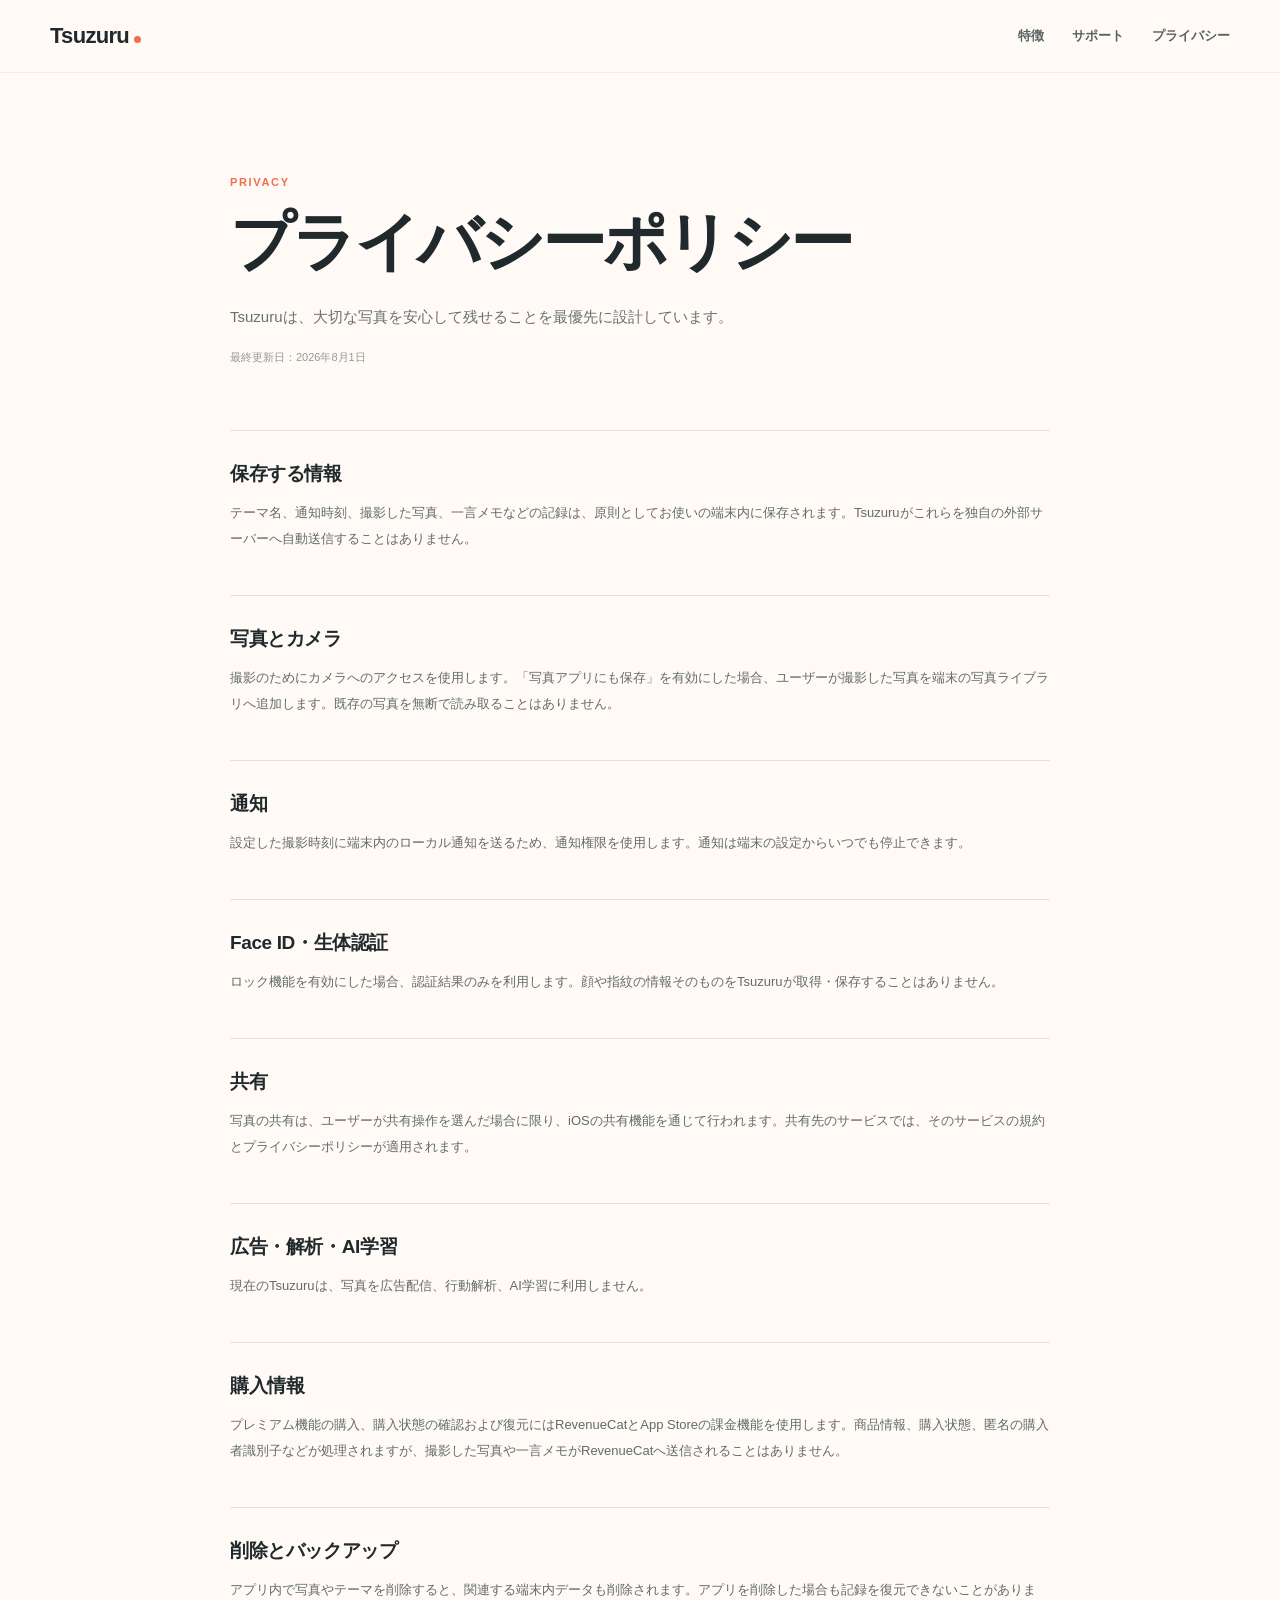
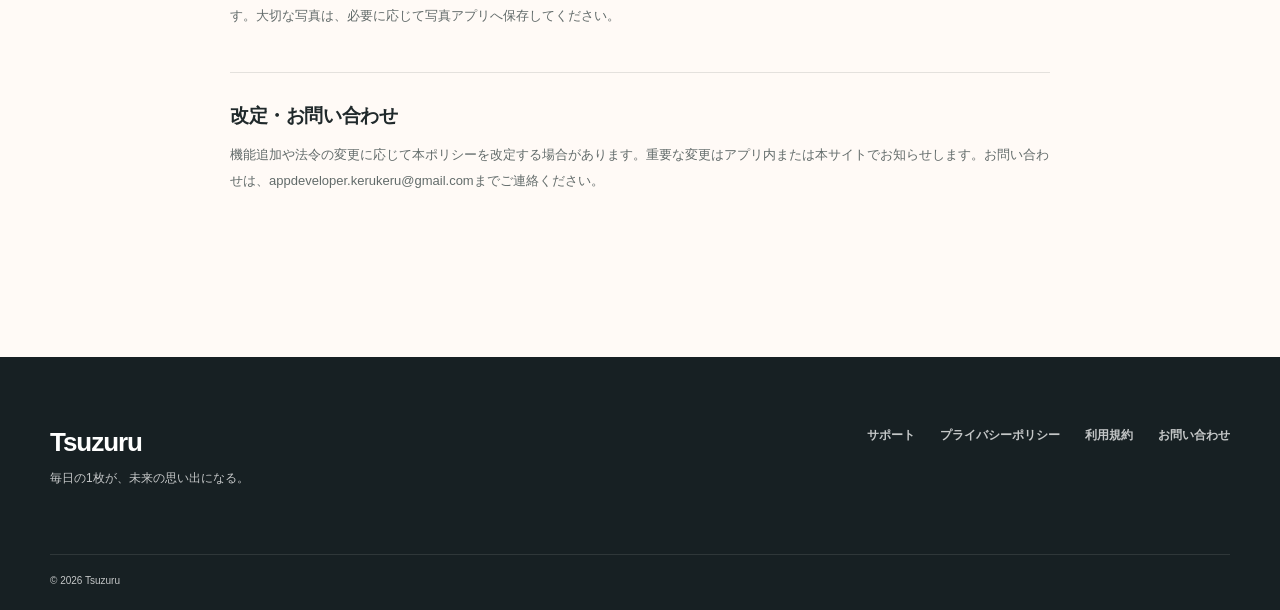
<file: privacy/index.html>
<!doctype html><html lang="ja"><head><meta charset="utf-8"><meta name="viewport" content="width=device-width, initial-scale=1"><title>プライバシーポリシー | Tsuzuru - 写真でつづる日常 -</title><meta name="description" content="Tsuzuruのプライバシーポリシーです。"><link rel="icon" href="../images/app-icon-real.png"><link rel="stylesheet" href="../styles.css"></head><body>
<header class="site-header"><div class="shell header-inner"><a href="../" class="header-brand"><span>Tsuzuru</span><i></i></a><nav class="site-nav"><a href="../#features">特徴</a><a href="../support/">サポート</a><a href="./">プライバシー</a></nav></div></header>
<main class="document-main"><article class="document-shell"><p class="document-kicker">PRIVACY</p><h1 class="document-title">プライバシーポリシー</h1><p class="document-lead">Tsuzuruは、大切な写真を安心して残せることを最優先に設計しています。</p><p class="updated">最終更新日：2026年8月1日</p><div class="document-sections">
<section class="document-section"><h2>保存する情報</h2><p>テーマ名、通知時刻、撮影した写真、一言メモなどの記録は、原則としてお使いの端末内に保存されます。Tsuzuruがこれらを独自の外部サーバーへ自動送信することはありません。</p></section>
<section class="document-section"><h2>写真とカメラ</h2><p>撮影のためにカメラへのアクセスを使用します。「写真アプリにも保存」を有効にした場合、ユーザーが撮影した写真を端末の写真ライブラリへ追加します。既存の写真を無断で読み取ることはありません。</p></section>
<section class="document-section"><h2>通知</h2><p>設定した撮影時刻に端末内のローカル通知を送るため、通知権限を使用します。通知は端末の設定からいつでも停止できます。</p></section>
<section class="document-section"><h2>Face ID・生体認証</h2><p>ロック機能を有効にした場合、認証結果のみを利用します。顔や指紋の情報そのものをTsuzuruが取得・保存することはありません。</p></section>
<section class="document-section"><h2>共有</h2><p>写真の共有は、ユーザーが共有操作を選んだ場合に限り、iOSの共有機能を通じて行われます。共有先のサービスでは、そのサービスの規約とプライバシーポリシーが適用されます。</p></section>
<section class="document-section"><h2>広告・解析・AI学習</h2><p>現在のTsuzuruは、写真を広告配信、行動解析、AI学習に利用しません。</p></section>
<section class="document-section"><h2>購入情報</h2><p>プレミアム機能の購入、購入状態の確認および復元にはRevenueCatとApp Storeの課金機能を使用します。商品情報、購入状態、匿名の購入者識別子などが処理されますが、撮影した写真や一言メモがRevenueCatへ送信されることはありません。</p></section>
<section class="document-section"><h2>削除とバックアップ</h2><p>アプリ内で写真やテーマを削除すると、関連する端末内データも削除されます。アプリを削除した場合も記録を復元できないことがあります。大切な写真は、必要に応じて写真アプリへ保存してください。</p></section>
<section class="document-section"><h2>改定・お問い合わせ</h2><p>機能追加や法令の変更に応じて本ポリシーを改定する場合があります。重要な変更はアプリ内または本サイトでお知らせします。お問い合わせは、<a href="mailto:appdeveloper.kerukeru@gmail.com">appdeveloper.kerukeru@gmail.com</a>までご連絡ください。</p></section>
</div></article></main><footer class="site-footer"><div class="shell footer-grid"><div><div class="footer-brand">Tsuzuru</div><p>毎日の1枚が、未来の思い出になる。</p></div><div class="footer-links"><a href="../support/">サポート</a><a href="./">プライバシーポリシー</a><a href="../terms/">利用規約</a><a href="mailto:appdeveloper.kerukeru@gmail.com">お問い合わせ</a></div></div><div class="shell copyright">© 2026 Tsuzuru</div></footer></body></html>
</file>
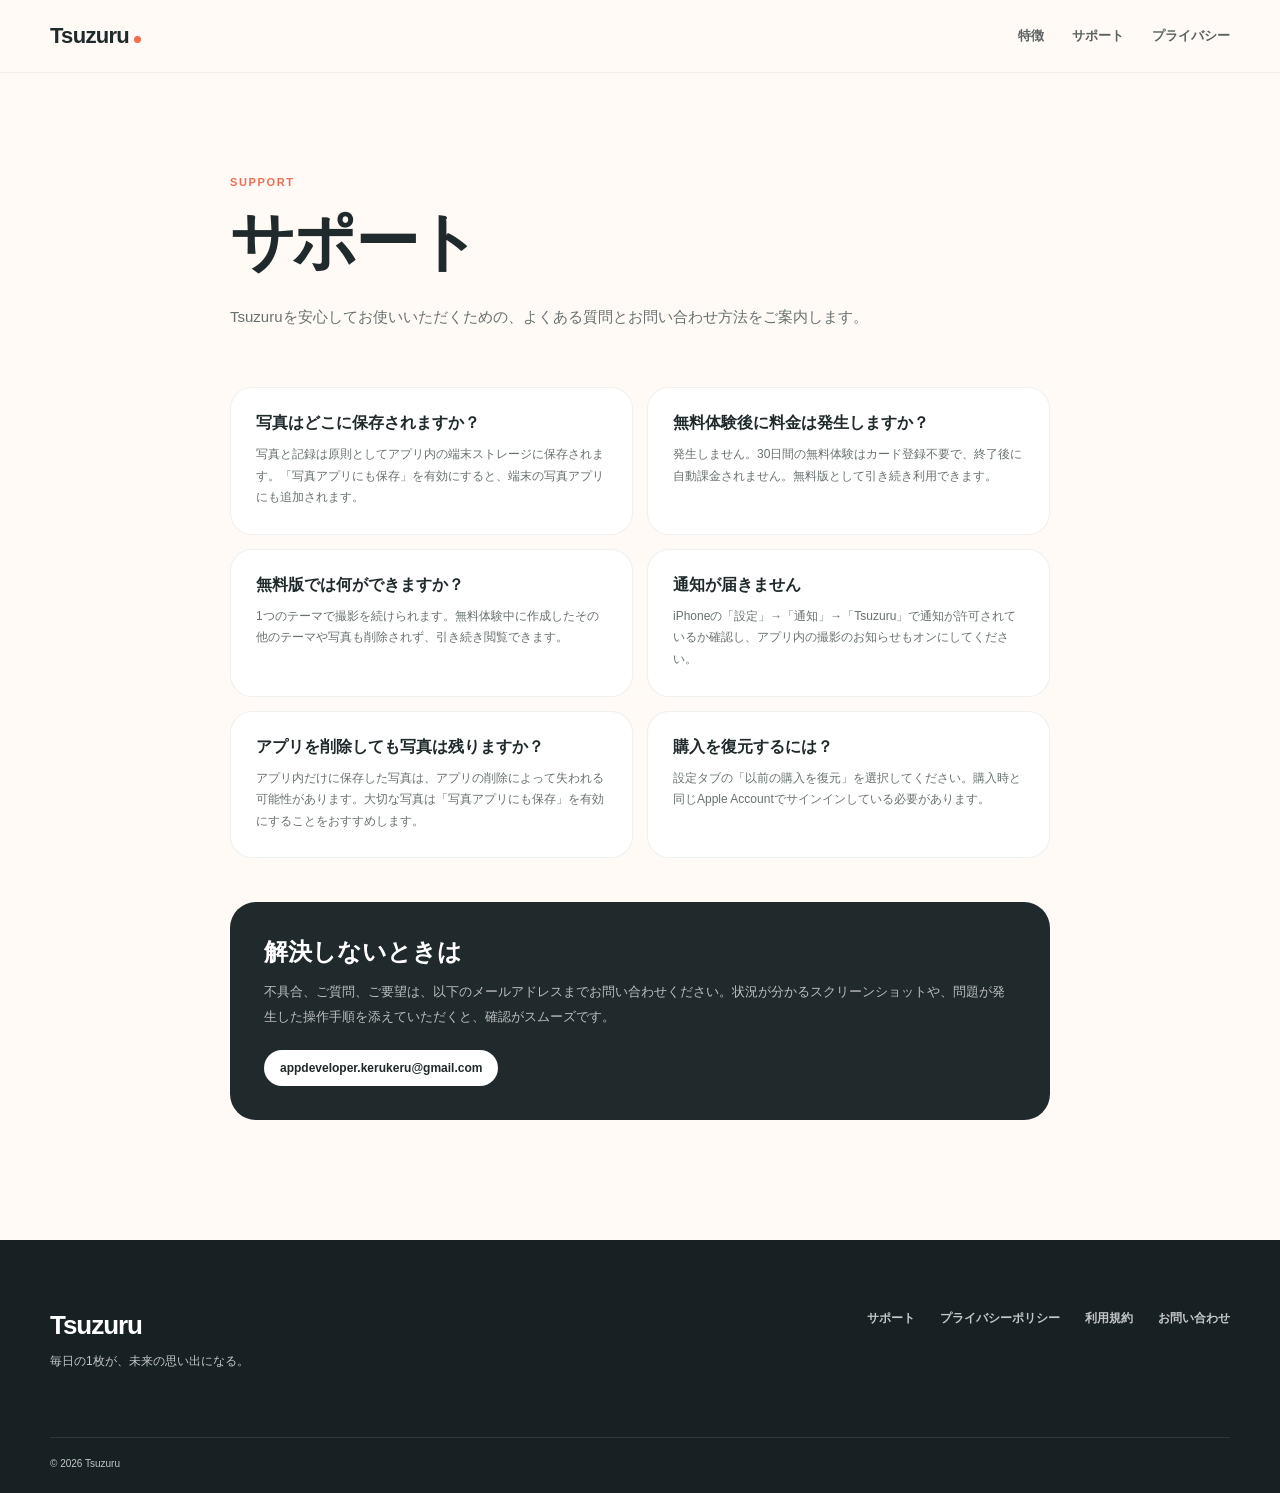
<file: support/index.html>
<!doctype html><html lang="ja"><head><meta charset="utf-8"><meta name="viewport" content="width=device-width, initial-scale=1"><title>サポート | Tsuzuru - 写真でつづる日常 -</title><meta name="description" content="Tsuzuruの使い方、よくある質問、お問い合わせ方法をご案内します。"><link rel="icon" href="../images/app-icon-real.png"><link rel="stylesheet" href="../styles.css"></head><body>
<header class="site-header"><div class="shell header-inner"><a href="../" class="header-brand"><span>Tsuzuru</span><i></i></a><nav class="site-nav"><a href="../#features">特徴</a><a href="./">サポート</a><a href="../privacy/">プライバシー</a></nav></div></header>
<main class="document-main"><div class="document-shell"><p class="document-kicker">SUPPORT</p><h1 class="document-title">サポート</h1><p class="document-lead">Tsuzuruを安心してお使いいただくための、よくある質問とお問い合わせ方法をご案内します。</p>
<div class="support-grid">
<article class="support-card"><h2>写真はどこに保存されますか？</h2><p>写真と記録は原則としてアプリ内の端末ストレージに保存されます。「写真アプリにも保存」を有効にすると、端末の写真アプリにも追加されます。</p></article>
<article class="support-card"><h2>無料体験後に料金は発生しますか？</h2><p>発生しません。30日間の無料体験はカード登録不要で、終了後に自動課金されません。無料版として引き続き利用できます。</p></article>
<article class="support-card"><h2>無料版では何ができますか？</h2><p>1つのテーマで撮影を続けられます。無料体験中に作成したその他のテーマや写真も削除されず、引き続き閲覧できます。</p></article>
<article class="support-card"><h2>通知が届きません</h2><p>iPhoneの「設定」→「通知」→「Tsuzuru」で通知が許可されているか確認し、アプリ内の撮影のお知らせもオンにしてください。</p></article>
<article class="support-card"><h2>アプリを削除しても写真は残りますか？</h2><p>アプリ内だけに保存した写真は、アプリの削除によって失われる可能性があります。大切な写真は「写真アプリにも保存」を有効にすることをおすすめします。</p></article>
<article class="support-card"><h2>購入を復元するには？</h2><p>設定タブの「以前の購入を復元」を選択してください。購入時と同じApple Accountでサインインしている必要があります。</p></article>
</div><section class="contact-card"><h2>解決しないときは</h2><p>不具合、ご質問、ご要望は、以下のメールアドレスまでお問い合わせください。状況が分かるスクリーンショットや、問題が発生した操作手順を添えていただくと、確認がスムーズです。</p><a class="contact-route" href="mailto:appdeveloper.kerukeru@gmail.com">appdeveloper.kerukeru@gmail.com</a></section></div></main>
<footer class="site-footer"><div class="shell footer-grid"><div><div class="footer-brand">Tsuzuru</div><p>毎日の1枚が、未来の思い出になる。</p></div><div class="footer-links"><a href="./">サポート</a><a href="../privacy/">プライバシーポリシー</a><a href="../terms/">利用規約</a><a href="mailto:appdeveloper.kerukeru@gmail.com">お問い合わせ</a></div></div><div class="shell copyright">© 2026 Tsuzuru</div></footer></body></html>
</file>
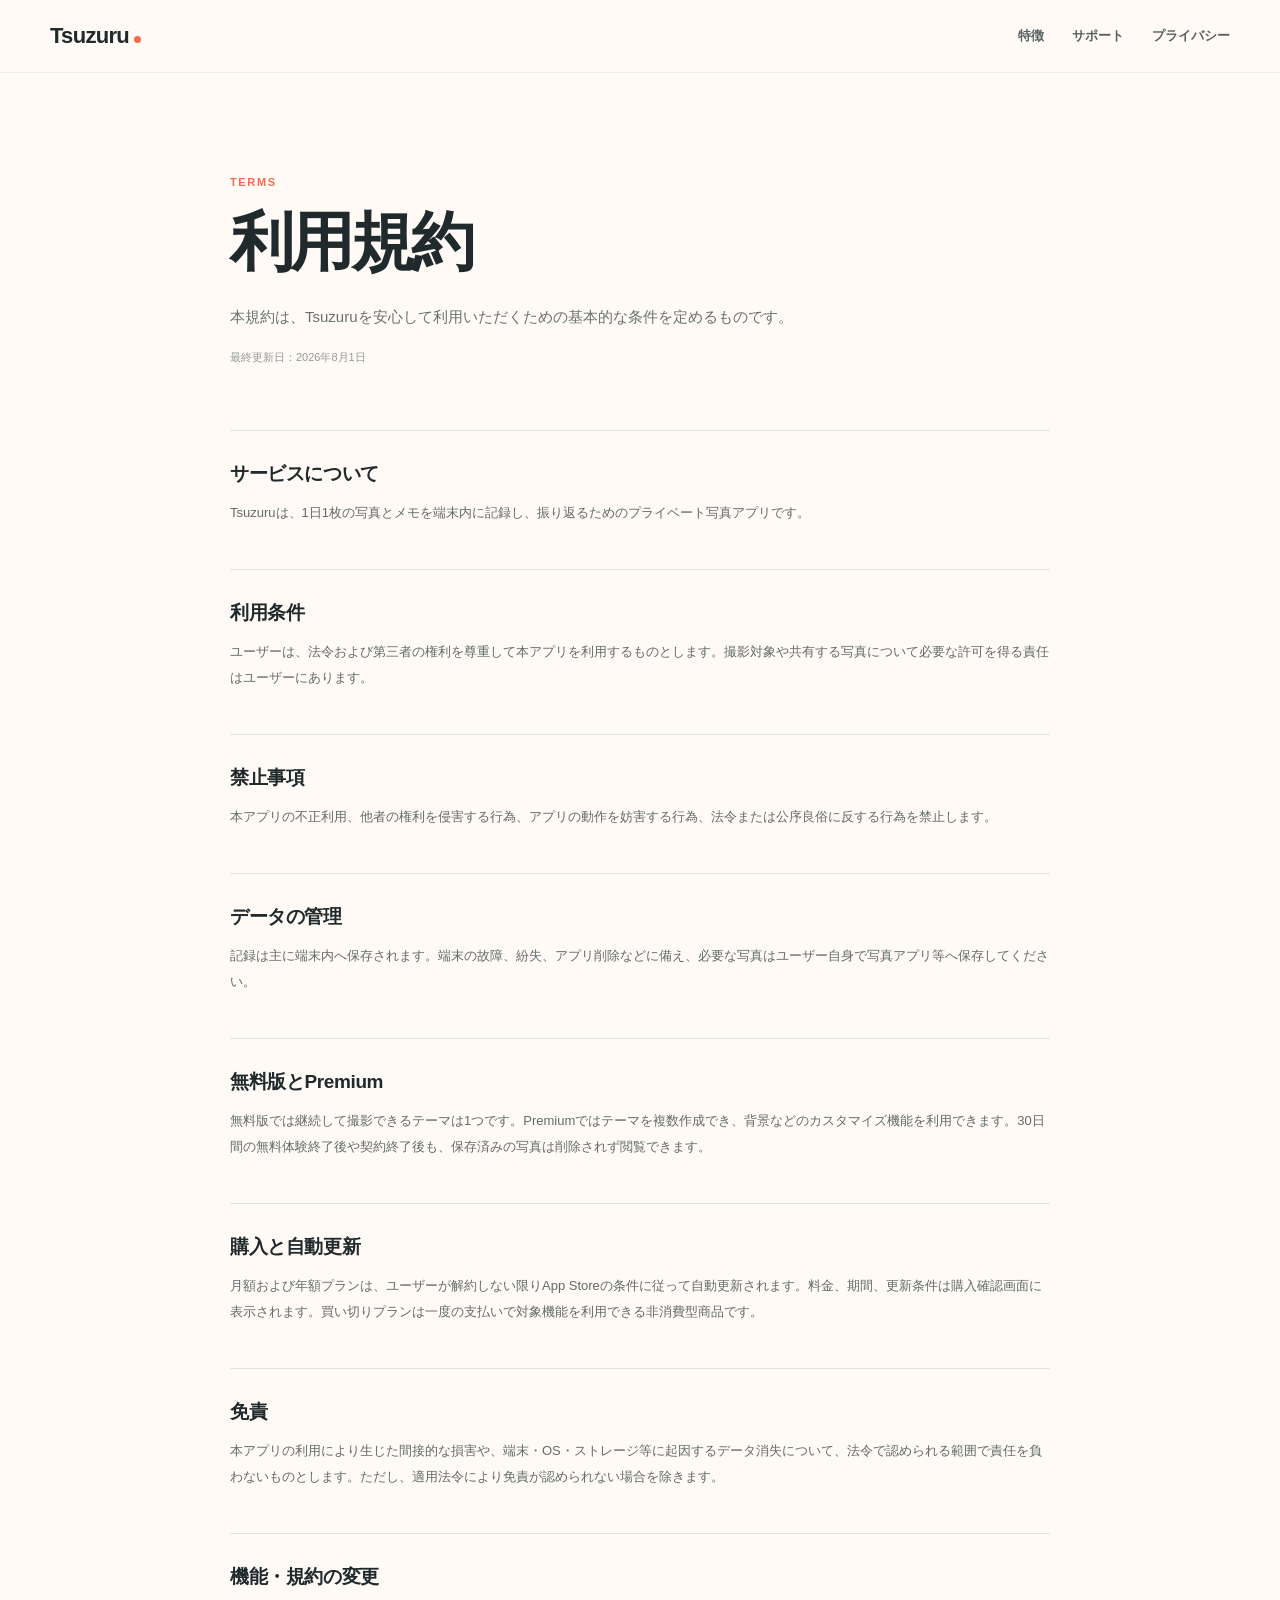
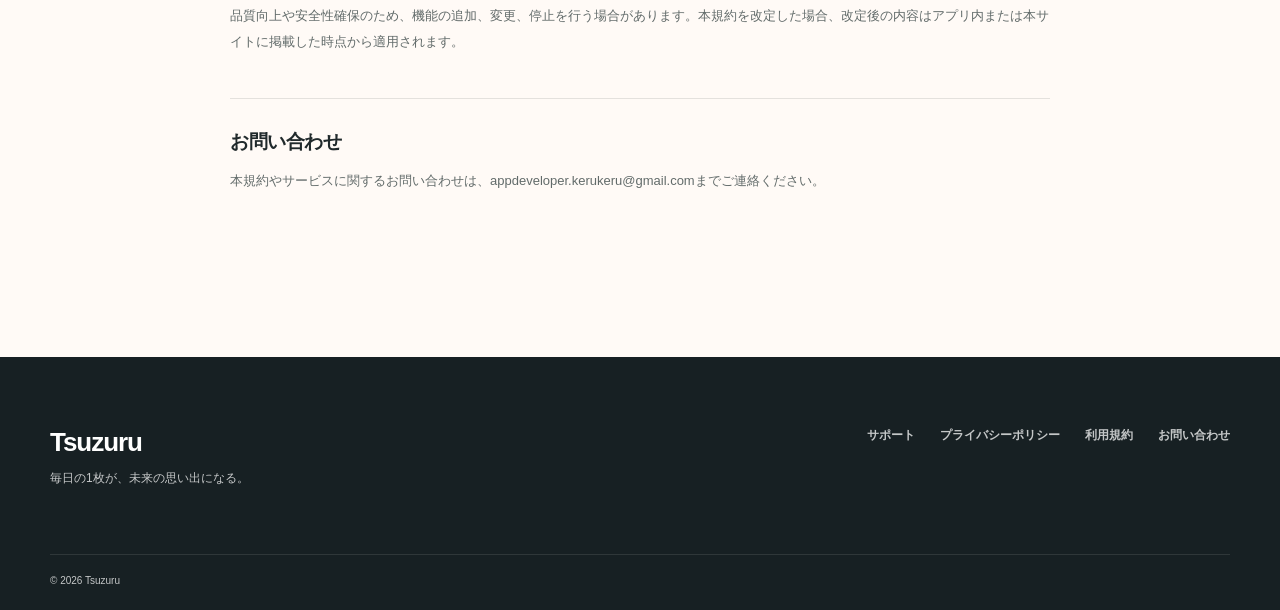
<file: terms/index.html>
<!doctype html><html lang="ja"><head><meta charset="utf-8"><meta name="viewport" content="width=device-width, initial-scale=1"><title>利用規約 | Tsuzuru - 写真でつづる日常 -</title><meta name="description" content="Tsuzuruの利用規約です。"><link rel="icon" href="../images/app-icon-real.png"><link rel="stylesheet" href="../styles.css"></head><body>
<header class="site-header"><div class="shell header-inner"><a href="../" class="header-brand"><span>Tsuzuru</span><i></i></a><nav class="site-nav"><a href="../#features">特徴</a><a href="../support/">サポート</a><a href="../privacy/">プライバシー</a></nav></div></header>
<main class="document-main"><article class="document-shell"><p class="document-kicker">TERMS</p><h1 class="document-title">利用規約</h1><p class="document-lead">本規約は、Tsuzuruを安心して利用いただくための基本的な条件を定めるものです。</p><p class="updated">最終更新日：2026年8月1日</p><div class="document-sections">
<section class="document-section"><h2>サービスについて</h2><p>Tsuzuruは、1日1枚の写真とメモを端末内に記録し、振り返るためのプライベート写真アプリです。</p></section>
<section class="document-section"><h2>利用条件</h2><p>ユーザーは、法令および第三者の権利を尊重して本アプリを利用するものとします。撮影対象や共有する写真について必要な許可を得る責任はユーザーにあります。</p></section>
<section class="document-section"><h2>禁止事項</h2><p>本アプリの不正利用、他者の権利を侵害する行為、アプリの動作を妨害する行為、法令または公序良俗に反する行為を禁止します。</p></section>
<section class="document-section"><h2>データの管理</h2><p>記録は主に端末内へ保存されます。端末の故障、紛失、アプリ削除などに備え、必要な写真はユーザー自身で写真アプリ等へ保存してください。</p></section>
<section class="document-section"><h2>無料版とPremium</h2><p>無料版では継続して撮影できるテーマは1つです。Premiumではテーマを複数作成でき、背景などのカスタマイズ機能を利用できます。30日間の無料体験終了後や契約終了後も、保存済みの写真は削除されず閲覧できます。</p></section>
<section class="document-section"><h2>購入と自動更新</h2><p>月額および年額プランは、ユーザーが解約しない限りApp Storeの条件に従って自動更新されます。料金、期間、更新条件は購入確認画面に表示されます。買い切りプランは一度の支払いで対象機能を利用できる非消費型商品です。</p></section>
<section class="document-section"><h2>免責</h2><p>本アプリの利用により生じた間接的な損害や、端末・OS・ストレージ等に起因するデータ消失について、法令で認められる範囲で責任を負わないものとします。ただし、適用法令により免責が認められない場合を除きます。</p></section>
<section class="document-section"><h2>機能・規約の変更</h2><p>品質向上や安全性確保のため、機能の追加、変更、停止を行う場合があります。本規約を改定した場合、改定後の内容はアプリ内または本サイトに掲載した時点から適用されます。</p></section>
<section class="document-section"><h2>お問い合わせ</h2><p>本規約やサービスに関するお問い合わせは、<a href="mailto:appdeveloper.kerukeru@gmail.com">appdeveloper.kerukeru@gmail.com</a>までご連絡ください。</p></section>
</div></article></main><footer class="site-footer"><div class="shell footer-grid"><div><div class="footer-brand">Tsuzuru</div><p>毎日の1枚が、未来の思い出になる。</p></div><div class="footer-links"><a href="../support/">サポート</a><a href="../privacy/">プライバシーポリシー</a><a href="./">利用規約</a><a href="mailto:appdeveloper.kerukeru@gmail.com">お問い合わせ</a></div></div><div class="shell copyright">© 2026 Tsuzuru</div></footer></body></html>
</file>
<file: styles.css>
:root {
  --paper: #fffaf6;
  --paper-deep: #f4e8e0;
  --ink: #20292b;
  --muted: #687170;
  --coral: #f06d4f;
  --green: #4f8c73;
  --line: rgba(32, 41, 43, 0.12);
}

* { box-sizing: border-box; }
html { scroll-behavior: smooth; }
body {
  margin: 0;
  background: var(--paper);
  color: var(--ink);
  font-family: -apple-system, BlinkMacSystemFont, "Hiragino Sans", "Yu Gothic", "Noto Sans JP", sans-serif;
  -webkit-font-smoothing: antialiased;
}
a { color: inherit; text-decoration: none; }
img { display: block; max-width: 100%; }
.shell { width: min(1180px, calc(100% - 48px)); margin-inline: auto; }

.site-header {
  position: sticky;
  top: 0;
  z-index: 50;
  background: rgba(255, 250, 246, 0.88);
  backdrop-filter: blur(18px);
  border-bottom: 1px solid rgba(32, 41, 43, 0.06);
}
.header-inner { min-height: 72px; display: flex; align-items: center; justify-content: space-between; }
.header-brand { display: inline-flex; align-items: baseline; font-size: 22px; font-weight: 850; letter-spacing: -0.7px; }
.header-brand i { width: 7px; height: 7px; margin-left: 5px; border-radius: 50%; background: var(--coral); }
.site-nav { display: flex; gap: 28px; color: #596261; font-size: 13px; font-weight: 700; }
.site-nav a:hover { color: var(--coral); }

.hero { min-height: 760px; padding: 90px 0 80px; display: grid; grid-template-columns: .92fr 1.08fr; align-items: center; gap: 64px; overflow: hidden; }
.brand-lockup { display: flex; align-items: center; gap: 12px; font-size: 17px; font-weight: 800; }
.brand-icon { width: 44px; height: 44px; border-radius: 12px; box-shadow: 0 8px 22px rgba(52, 38, 33, .14); }
.eyebrow, .section-kicker { margin: 28px 0 10px; color: var(--coral); font-size: 11px; font-weight: 850; letter-spacing: .18em; }
.hero h1 { margin: 0; font-size: clamp(42px, 4.2vw, 52px); line-height: 1.24; letter-spacing: -.07em; font-weight: 850; }
.hero h1, .promise h2, .feature-heading h2, .showcase-heading h2, .trial-card h2, .document-title {
  text-wrap: balance;
  line-break: strict;
  overflow-wrap: break-word;
}
.hero-lead { margin: 25px 0 0; color: var(--muted); font-size: 16px; line-height: 2; }
.hero-actions { margin-top: 34px; display: flex; align-items: center; gap: 22px; }
.store-button { min-height: 58px; padding: 0 21px; border-radius: 16px; display: inline-flex; align-items: center; gap: 11px; color: white; background: var(--ink); box-shadow: 0 14px 35px rgba(32, 41, 43, .17); }
.store-copy { display: flex; flex-direction: column; font-size: 18px; font-weight: 760; line-height: 1.05; }
.store-copy small { font-size: 8px; font-weight: 600; letter-spacing: .04em; }
.apple-mark { font-size: 22px; }
.text-link { color: var(--ink); font-size: 13px; font-weight: 800; border-bottom: 1px solid rgba(32, 41, 43, .35); padding-bottom: 4px; }
.text-link span { color: var(--coral); padding-left: 5px; }
.release-note { margin: 10px 0 0 4px; color: #929896; font-size: 10px; }

.hero-visual { display: grid; grid-template-columns: minmax(0, 1fr) minmax(0, .78fr); align-items: center; gap: 20px; min-width: 0; }
.device-shot { position: static; width: 100%; height: auto; border-radius: 42px; border: 8px solid #1d2426; box-shadow: 0 34px 75px rgba(45, 34, 30, .24); object-fit: contain; transform: none; }

.promise { padding: 115px 0; background: var(--ink); color: white; text-align: center; }
.promise-inner { max-width: 780px; }
.promise .section-kicker { margin-top: 0; }
.promise h2, .feature-heading h2, .screens-copy h2, .trial-card h2 { margin: 0; font-size: clamp(36px, 5vw, 58px); line-height: 1.3; letter-spacing: -.055em; font-weight: 820; }
.promise p:last-child { max-width: 620px; margin: 27px auto 0; color: rgba(255, 255, 255, .66); font-size: 15px; line-height: 2.1; }

.features { padding: 120px 0; }
.feature-heading .section-kicker { margin-top: 0; }
.feature-grid { margin-top: 58px; display: grid; grid-template-columns: repeat(3, 1fr); gap: 18px; }
.feature-card { min-height: 305px; padding: 30px; border-radius: 28px; background: white; border: 1px solid rgba(32, 41, 43, .06); box-shadow: 0 18px 55px rgba(73, 52, 43, .07); }
.feature-number { color: var(--coral); font-size: 11px; font-weight: 850; letter-spacing: .12em; }
.feature-card h3 { margin: 80px 0 14px; font-size: 22px; line-height: 1.45; letter-spacing: -.035em; }
.feature-card p { margin: 0; color: var(--muted); font-size: 13px; line-height: 1.9; }

.showcase-section { padding: 120px 0; background: #f1e6df; }
.showcase-heading { max-width: 720px; margin-bottom: 48px; }
.showcase-heading .section-kicker { margin-top: 0; }
.showcase-heading h2 { margin: 0; font-size: clamp(36px, 5vw, 58px); line-height: 1.3; letter-spacing: -.055em; }
.showcase-heading p:last-child { margin: 20px 0 0; color: var(--muted); font-size: 14px; line-height: 2; }
.promo-grid { display: grid; gap: 22px; }
.promo-card { overflow: hidden; border-radius: 28px; background: white; box-shadow: 0 20px 55px rgba(63, 47, 40, .1); }
.promo-card img { width: 100%; height: auto; }
.promo-card figcaption { padding: 18px 22px 21px; color: #5c6665; font-size: 12px; line-height: 1.8; }
.promo-pair { display: grid; grid-template-columns: 1fr 1fr; gap: 22px; }

.trial-section { padding: 110px 0; }
.trial-card { padding: 58px; border-radius: 34px; display: grid; grid-template-columns: 1fr .78fr; gap: 60px; background: #f5e8df; }
.trial-card .section-kicker { margin-top: 0; }
.trial-copy { align-self: center; }
.trial-copy p { color: #606867; font-size: 14px; line-height: 1.9; }
.trial-copy ul { list-style: none; padding: 0; margin: 22px 0 0; display: grid; gap: 11px; }
.trial-copy li { position: relative; padding-left: 26px; font-size: 13px; font-weight: 750; }
.trial-copy li::before { content: "✓"; position: absolute; left: 0; color: var(--coral); }

.site-footer { padding: 70px 0 24px; color: rgba(255, 255, 255, .75); background: #172023; }
.footer-grid { display: flex; justify-content: space-between; gap: 40px; }
.footer-brand { color: white; font-size: 26px; font-weight: 850; letter-spacing: -.04em; }
.footer-grid p { font-size: 12px; }
.footer-links { display: flex; align-items: flex-start; gap: 25px; font-size: 12px; font-weight: 700; }
.footer-links a:hover { color: white; }
.copyright { margin-top: 55px; padding-top: 20px; border-top: 1px solid rgba(255, 255, 255, .1); font-size: 10px; }

.document-main { min-height: 70vh; padding: 92px 0 120px; }
.document-shell { width: min(820px, calc(100% - 44px)); margin: 0 auto; }
.document-kicker { color: var(--coral); font-size: 11px; font-weight: 850; letter-spacing: .15em; }
.document-title { margin: 11px 0 16px; font-size: clamp(40px, 6vw, 64px); letter-spacing: -.055em; }
.document-lead { max-width: 660px; color: var(--muted); font-size: 15px; line-height: 2; }
.updated { margin-top: 18px; color: #949a98; font-size: 11px; }
.document-sections { margin-top: 65px; }
.document-section { padding: 30px 0; border-top: 1px solid var(--line); }
.document-section h2 { margin: 0 0 12px; font-size: 19px; letter-spacing: -.02em; }
.document-section p { color: #626b6a; font-size: 13px; line-height: 2; }
.support-grid { margin-top: 55px; display: grid; grid-template-columns: repeat(2, 1fr); gap: 14px; }
.support-card { padding: 25px; border-radius: 22px; background: white; border: 1px solid rgba(32, 41, 43, .07); }
.support-card h2 { margin: 0; font-size: 16px; }
.support-card p { margin: 10px 0 0; color: var(--muted); font-size: 12px; line-height: 1.8; }
.contact-card { margin-top: 44px; padding: 34px; border-radius: 26px; background: var(--ink); color: white; }
.contact-card h2 { margin: 0; font-size: 24px; }
.contact-card p { margin: 12px 0 0; color: rgba(255, 255, 255, .7); font-size: 13px; line-height: 1.9; }
.contact-route { display: inline-flex; margin-top: 20px; padding: 11px 16px; border-radius: 99px; color: var(--ink); background: white; font-size: 12px; font-weight: 800; }
.contact-email { color: white; border-bottom: 1px solid rgba(255, 255, 255, .55); }

@media (max-width: 860px) {
  .shell { width: min(calc(100% - 34px), 680px); }
  .site-nav { gap: 16px; font-size: 11px; }
  .hero { padding-top: 58px; grid-template-columns: 1fr; text-align: center; }
  .brand-lockup, .hero-actions { justify-content: center; }
  .hero-visual { width: min(100%, 650px); margin-inline: auto; }
  .main-shot { width: 300px; transform: translateX(-50%) rotate(2deg); }
  .memory-orbit-one { left: 2%; }
  .memory-orbit-two { right: 2%; }
  .date-note { right: 2%; }
  .feature-grid { grid-template-columns: 1fr; }
  .promo-pair { grid-template-columns: 1fr; }
  .feature-card { min-height: auto; }
  .feature-card h3 { margin-top: 40px; }
  .trial-card { grid-template-columns: 1fr; }
  .trial-card { padding: 38px 28px; gap: 30px; }
}

@media (max-width: 560px) {
  .header-inner { min-height: 62px; }
  .site-nav a:first-child { display: none; }
  .hero { min-height: auto; padding: 52px 0 64px; gap: 30px; }
  .hero h1 { font-size: 35px; line-height: 1.35; }
  .hero-actions { flex-direction: column; gap: 16px; }
  .hero-visual { grid-template-columns: 1fr; justify-items: center; width: 100%; }
  .device-shot { width: min(100%, 275px); border-width: 6px; border-radius: 31px; }
  .device-shot-pet { display: none; }
  .promise, .features, .showcase-section, .trial-section { padding-block: 80px; }
  .promo-card { border-radius: 18px; }
  .support-grid { grid-template-columns: 1fr; }
  .footer-grid { flex-direction: column; }
  .footer-links { flex-direction: column; gap: 13px; }
}
</file>
